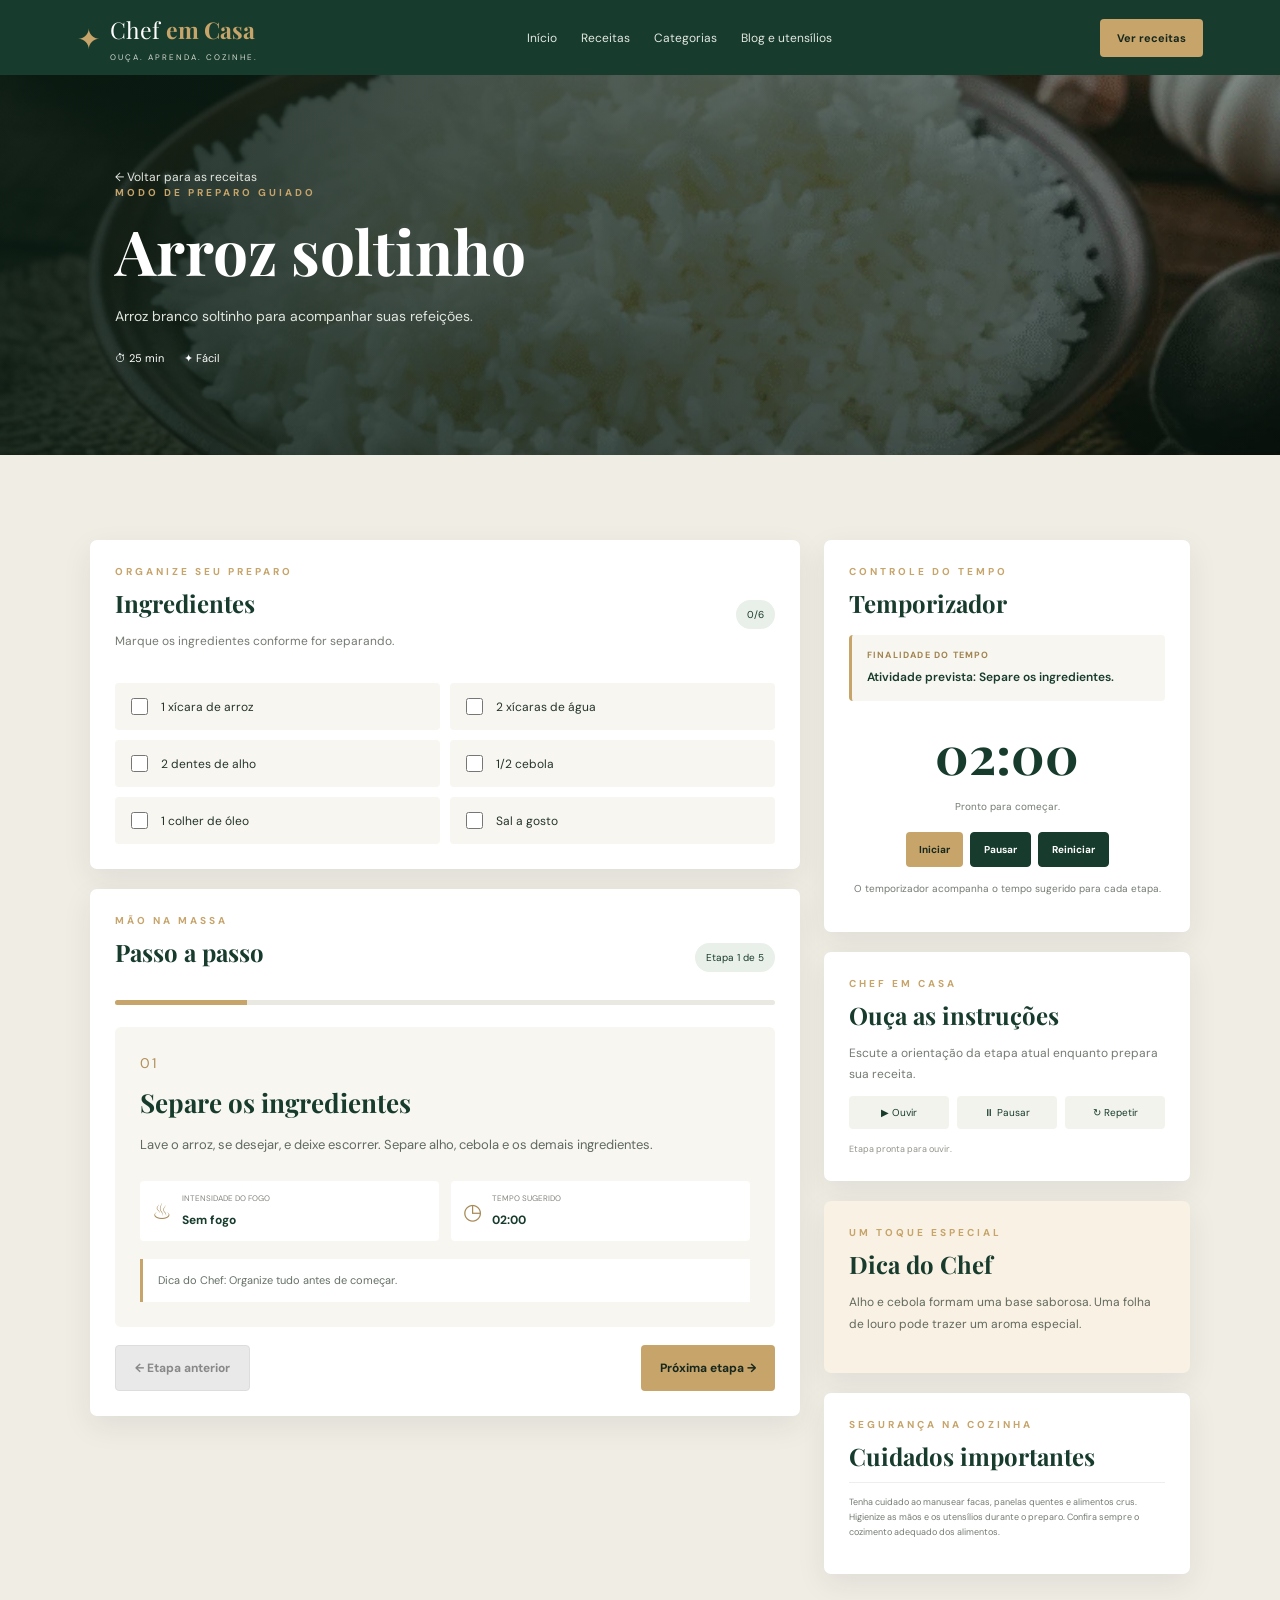
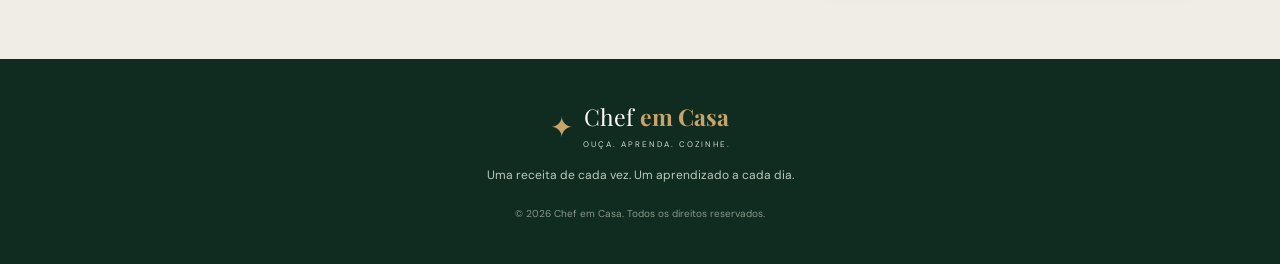
<file: receita.html>
<!DOCTYPE html>
<html lang="pt-BR">
<head>
  <meta charset="UTF-8">
  <meta name="viewport" content="width=device-width, initial-scale=1">
  <meta name="theme-color" content="#173b2c">
  <meta name="description" content="Aprenda a preparar receitas com instruções passo a passo, narração e temporizador.">
  <title>Receita — Chef em Casa</title>

  <link rel="preconnect" href="https://fonts.googleapis.com">
  <link rel="preconnect" href="https://fonts.gstatic.com" crossorigin>
  <link href="https://fonts.googleapis.com/css2?family=DM+Sans:wght@400;500;600;700&family=Playfair+Display:wght@600;700;800&display=swap" rel="stylesheet">

  <link rel="stylesheet" href="style.css">
</head>

<body class="recipe-page">

<header class="site-header">
  <a class="brand" href="index.html">
    <span class="brand-icon">✦</span>
    <span>Chef <b>em Casa</b>
      <small>OUÇA. APRENDA. COZINHE.</small>
    </span>
  </a>

  <button class="menu-toggle" id="menuToggle" aria-label="Abrir menu">☰</button>

  <nav class="main-nav" id="mainNav">
    <a href="index.html#inicio">Início</a>
    <a href="index.html#receitas">Receitas</a>
    <a href="index.html#categorias">Categorias</a>
    <a href="index.html#blog">Blog e utensílios</a>
  </nav>

  <a class="header-button" href="index.html#receitas">Ver receitas</a>
</header>

<main>

  <section class="recipe-detail-hero" id="detailHero">
    <div class="detail-hero-overlay"></div>

    <div class="detail-hero-content">
      <a class="back-home" href="index.html#receitas">← Voltar para as receitas</a>

      <span class="eyebrow">MODO DE PREPARO GUIADO</span>

      <h1 id="recipeTitle">Carregando receita...</h1>

      <p id="recipeDescription">
        Prepare sua receita com orientações simples e práticas.
      </p>

      <div class="detail-meta">
        <span id="recipeTime">⏱ --</span>
        <span id="recipeDifficulty">✦ --</span>
      </div>
    </div>
  </section>

  <section class="recipe-workspace section-padding">

    <div class="recipe-main-column">

      <article class="detail-panel">
        <div class="panel-heading">
          <div>
            <span class="eyebrow">ORGANIZE SEU PREPARO</span>
            <h2>Ingredientes</h2>
            <p class="panel-description">
              Marque os ingredientes conforme for separando.
            </p>
          </div>

          <span class="ingredient-count" id="ingredientProgress">0/0</span>
        </div>

        <div class="ingredients-list" id="ingredientsList"></div>
      </article>

      <article class="detail-panel">
        <span class="eyebrow">MÃO NA MASSA</span>

        <div class="panel-heading">
          <h2>Passo a passo</h2>
          <span class="step-counter" id="stepCounter">Etapa 1</span>
        </div>

        <div class="step-progress-track">
          <div id="stepProgressBar"></div>
        </div>

        <div class="step-card">
          <span class="step-number" id="stepNumber">01</span>

          <h3 id="stepTitle">Preparando...</h3>

          <p id="stepDescription">
            As instruções aparecerão aqui.
          </p>

          <div class="step-guidance">
            <div>
              <span>♨</span>
              <div>
                <small>INTENSIDADE DO FOGO</small>
                <strong id="stepFire">--</strong>
              </div>
            </div>

            <div>
              <span>◷</span>
              <div>
                <small>TEMPO SUGERIDO</small>
                <strong id="stepTime">00:00</strong>
              </div>
            </div>
          </div>

          <div class="step-tip" id="stepTip">
            Dica do Chef.
          </div>
        </div>

        <div class="step-navigation">
          <button class="button button-outline" id="previousStep" type="button">
            ← Etapa anterior
          </button>

          <button class="button button-gold" id="nextStep" type="button">
            Próxima etapa →
          </button>
        </div>
      </article>

    </div>

    <aside class="recipe-side-column">

      <article class="detail-panel timer-panel">
       <span class="eyebrow">CONTROLE DO TEMPO</span>
<h2>Temporizador</h2>

<div class="timer-purpose">
  <small>FINALIDADE DO TEMPO</small>
  <p id="timerPurpose">
    Tempo destinado à execução da etapa atual.
  </p>
</div>

<div class="timer-display" id="timerDisplay">00:00</div>

        <p id="timerStatus">Pronto para começar.</p>

        <div class="timer-controls">
          <button class="button button-gold" id="timerStart" type="button">
            Iniciar
          </button>

          <button class="button button-outline" id="timerPause" type="button">
            Pausar
          </button>

          <button class="button button-outline" id="timerReset" type="button">
            Reiniciar
          </button>
        </div>

        <p class="audio-note">
          O temporizador acompanha o tempo sugerido para cada etapa.
        </p>
      </article>

      <article class="detail-panel">
        <span class="eyebrow">CHEF EM CASA</span>
        <h2>Ouça as instruções</h2>

        <p class="panel-description">
          Escute a orientação da etapa atual enquanto prepara sua receita.
        </p>

        <div class="audio-controls">
          <button id="speakButton" type="button">
            ▶ Ouvir
          </button>

          <button id="pauseAudioButton" type="button">
            ⏸ Pausar
          </button>

          <button id="repeatButton" type="button">
            ↻ Repetir
          </button>
        </div>

        <span class="audio-note" id="audioStatus">
          Etapa pronta para ouvir.
        </span>
      </article>

      <article class="detail-panel seasoning-panel">
        <span class="eyebrow">UM TOQUE ESPECIAL</span>
        <h2>Dica do Chef</h2>

        <p id="seasoningTip">
          Uma dica especial para deixar sua receita ainda mais saborosa.
        </p>
      </article>

      <article class="detail-panel">
        <span class="eyebrow">SEGURANÇA NA COZINHA</span>
        <h2>Cuidados importantes</h2>

        <p class="safety-note">
          Tenha cuidado ao manusear facas, panelas quentes e alimentos crus.
          Higienize as mãos e os utensílios durante o preparo. Confira sempre
          o cozimento adequado dos alimentos.
        </p>
      </article>

    </aside>

  </section>

</main>

<footer class="site-footer">
  <a class="brand footer-brand" href="index.html">
    <span class="brand-icon">✦</span>
    <span>Chef <b>em Casa</b>
      <small>OUÇA. APRENDA. COZINHE.</small>
    </span>
  </a>

  <p>Uma receita de cada vez. Um aprendizado a cada dia.</p>

  <span>© 2026 Chef em Casa. Todos os direitos reservados.</span>
</footer>

<script src="script.js"></script>

</body>
  </html>
</file>
<file: style.css>
:root {
  --green:#173b2c;
  --green-light:#285640;
  --green-soft:#e9efe9;
  --cream:#f7f4ed;
  --gold:#c6a46a;
  --text:#25342b;
  --muted:#747b72;
  --serif:"Playfair Display",Georgia,serif;
  --sans:"DM Sans",Arial,sans-serif;
  --shadow:0 10px 30px rgba(25,43,31,.08);
}
*{box-sizing:border-box}
html{scroll-behavior:smooth;scroll-padding-top:85px}
body{margin:0;background:var(--cream);color:var(--text);font-family:var(--sans)}
a{color:inherit;text-decoration:none}
button{font:inherit;cursor:pointer}
img{display:block;width:100%;object-fit:cover}

.site-header{
  min-height:75px;padding:0 6%;display:flex;align-items:center;
  justify-content:space-between;gap:20px;background:var(--green);
  color:white;position:sticky;top:0;z-index:100;
}
.brand{display:inline-flex;align-items:center;gap:10px;font:23px var(--serif);white-space:nowrap}
.brand-icon{color:var(--gold);font-size:28px}
.brand b{color:var(--gold)}
.brand small{display:block;font:8px var(--sans);letter-spacing:2px;margin-top:7px;color:#d4d9d2}
.main-nav{display:flex;gap:24px}
.main-nav a{font-size:12px;color:#e2e8e2}
.main-nav a:hover{color:var(--gold)}
.header-button{background:var(--gold);color:#17271d;padding:12px 17px;border-radius:4px;font-size:11px;font-weight:700}
.menu-toggle{display:none;background:none;border:0;color:white;font-size:25px}

.hero{
  min-height:620px;position:relative;display:flex;align-items:center;
  padding:80px 9%;color:white;
  background:url("https://images.unsplash.com/photo-1556911220-e15b29be8c8f?auto=format&fit=crop&w=2000&q=90") center/cover no-repeat;
}
.hero-overlay,.photo-feature-overlay{position:absolute;inset:0;background:linear-gradient(90deg,rgba(13,31,22,.92),rgba(13,31,22,.58),rgba(13,31,22,.12))}
.hero-content{max-width:650px;position:relative;z-index:1}
.eyebrow{display:block;color:var(--gold);font-size:10px;font-weight:700;letter-spacing:3px;margin-bottom:17px}
.hero h1{font:700 clamp(42px,6vw,72px)/1.12 var(--serif);margin:0 0 20px}
.hero h1 em{color:var(--gold);font-style:normal}
.hero-content>p{max-width:520px;color:#e0e5df;line-height:1.85;font-size:14px}
.hero-actions{display:flex;flex-wrap:wrap;gap:12px;margin-top:30px}
.button{border:0;border-radius:4px;padding:14px 19px;display:inline-flex;align-items:center;justify-content:center;font-weight:700;font-size:12px}
.button-gold{background:var(--gold);color:#17271d}
.button-outline{border:1px solid white;color:white}
.button-green{background:var(--green);color:white}
.hero-note{margin-top:30px;font-size:11px;color:#d6ded5}

.section-padding{padding:85px 7%}
.section-heading{text-align:center;max-width:720px;margin:0 auto 38px}
.section-heading h2,.tips-content h2,.extras-copy h2{font:700 clamp(30px,4vw,43px)/1.2 var(--serif);color:var(--green);margin:0 0 13px}
.section-heading>p,.tips-content>p,.extras-copy>p{color:var(--muted);font-size:13px;line-height:1.8}
.dark-eyebrow{color:#9b7a42}
.intro-section{background:var(--cream)}
.benefit-grid{display:grid;grid-template-columns:repeat(4,1fr);gap:17px}
.benefit-card{background:white;border:1px solid #eee9df;padding:25px 20px;border-radius:7px}
.benefit-icon{font-size:25px}
.benefit-card h3{font:700 19px var(--serif);color:var(--green)}
.benefit-card p{font-size:12px;line-height:1.8;color:var(--muted)}

.photo-feature{
  min-height:490px;position:relative;display:flex;align-items:center;padding:70px 9%;
  color:white;background:url("https://images.unsplash.com/photo-1498837167922-ddd27525d352?auto=format&fit=crop&w=2000&q=90") center/cover fixed;
}
.photo-feature-content{position:relative;z-index:1;max-width:550px}
.photo-feature h2{font:700 clamp(36px,5vw,55px)/1.15 var(--serif);margin:0 0 15px}
.photo-feature p{font-size:14px;line-height:1.8;color:#e1e6df}
.text-link{display:inline-block;color:var(--gold);font-size:13px;font-weight:700;margin-top:15px}

.recipes-section{background:#f0ede5}
.heading-row{max-width:none;display:flex;align-items:end;justify-content:space-between;text-align:left}
.heading-row>div:first-child{max-width:680px}
.heading-row h2{font-size:clamp(28px,4vw,40px)}
.carousel-arrows{display:flex;gap:8px;margin-bottom:10px}
.carousel-arrows button{width:42px;height:42px;border:1px solid #d6d1c6;background:transparent;color:var(--green);border-radius:50%;font-size:19px}
.carousel-arrows button:hover{background:var(--green);color:white}

.recipe-filters{display:flex;flex-wrap:wrap;gap:8px;margin-bottom:20px}
.filter-button{background:transparent;border:1px solid #d8d3c8;border-radius:30px;padding:9px 15px;color:#626b61;font-size:11px}
.filter-button.active{background:var(--green);color:white;border-color:var(--green)}

.recipe-grid{
  display:flex;
  flex-wrap:nowrap;
  gap:14px 16px;
  overflow-x:auto;
  scroll-snap-type:x mandatory;
  scroll-behavior:smooth;
  -webkit-overflow-scrolling:touch;
  scrollbar-width:none;
  padding:4px 2px 12px;
}
  
.recipe-grid::-webkit-scrollbar{display:none}
.recipe-card{
  min-width:0;
  min-height:0;
  display:grid;
  grid-template-columns:42% 1fr;
  background:white;
  border-radius:7px;
  overflow:hidden;
  box-shadow:var(--shadow);
  scroll-snap-align:start;
}
.recipe-card[hidden]{display:none}
.recipe-card img{width:100%;height:100%;min-height:130px;object-fit:cover}
.recipe-card-content{padding:14px;display:flex;flex-direction:column;justify-content:center;min-width:0}
.recipe-tag{color:#9b7a42;font-size:9px;font-weight:700;letter-spacing:1px}
.recipe-card h3{font:700 clamp(15px,1.8vw,20px) var(--serif);color:var(--green);margin:7px 0}
.recipe-card p{font-size:11px;color:var(--muted);line-height:1.55;margin:0}
.recipe-meta{font-size:9px;color:#a1875b;font-weight:700;letter-spacing:1px}
.recipe-link{font-size:11px;font-weight:700;color:var(--green);margin-top:10px}
.recipe-dots{display:flex;justify-content:center;gap:9px;margin-top:17px}
.recipe-dot{width:31px;height:31px;border:1px solid #c9c2b5;background:transparent;color:var(--green);border-radius:50%;font-size:11px}
.recipe-dot.active{background:var(--green);color:white;border-color:var(--green)}
.carousel-hint{text-align:center;font-size:10px;color:#8a8b80;margin-top:13px}

.categories-section{background:var(--cream)}
.category-grid{display:grid;grid-template-columns:repeat(3,1fr);gap:16px}
.category-card{min-height:260px;padding:23px;display:flex;flex-direction:column;justify-content:end;color:white;position:relative;border-radius:5px;overflow:hidden;background-size:cover;background-position:center}
.category-card:before{content:"";position:absolute;inset:0;background:linear-gradient(0deg,rgba(13,32,22,.88),rgba(13,32,22,.05))}
.category-card>*{position:relative}
.category-card>span{color:var(--gold);font-size:11px}
.category-card h3{font:700 23px var(--serif);margin:10px 0 5px}
.category-card p{font-size:12px;color:#e2e5df;margin:0}
.category-one{background-image:url("https://images.unsplash.com/photo-1547592180-85f173990554?auto=format&fit=crop&w=900&q=85")}
.category-two{background-image:url("https://images.unsplash.com/photo-1551183053-bf91a1d81141?auto=format&fit=crop&w=900&q=85")}
.category-three{background-image:url("https://images.unsplash.com/photo-1596040033229-a9821ebd058d?auto=format&fit=crop&w=900&q=85")}

.tips-section{display:grid;grid-template-columns:1fr 1fr;background:#e9e5da}
.tips-image{min-height:420px;background:url("https://images.unsplash.com/photo-1556911220-bff31c812dba?auto=format&fit=crop&w=1200&q=85") center/cover}
.tips-content{padding:70px 12%;align-self:center}
.tips-content .button{margin-top:15px}

.blog-section{background:#f0ede5}
.blog-grid{display:grid;grid-template-columns:repeat(3,1fr);gap:18px}
.blog-card{background:white;border-radius:6px;overflow:hidden;box-shadow:var(--shadow)}
.blog-card img{height:190px;object-fit:cover}
.blog-card>div{padding:20px}
.blog-card h3{font:700 20px var(--serif);color:var(--green);margin:9px 0}
.blog-card p{color:var(--muted);font-size:12px;line-height:1.7}

.products-section{background:#fff}
.product-grid{display:grid;grid-template-columns:repeat(4,1fr);gap:17px}
.product-card{border:1px solid #eee9df;border-radius:7px;overflow:hidden;background:#fff;box-shadow:var(--shadow)}
.product-card img{height:170px;object-fit:cover}
.product-content{padding:17px}
.product-category{font-size:9px;letter-spacing:1.5px;color:#a1875b;font-weight:700}
.product-card h3{font:700 18px var(--serif);color:var(--green);margin:8px 0}
.product-card p{font-size:11px;color:var(--muted);line-height:1.6;min-height:52px}
.product-link{display:inline-block;color:var(--green);font-size:11px;font-weight:700;margin-top:9px;border-bottom:1px solid var(--gold);padding-bottom:4px}
.affiliate-note{font-size:10px;color:#85877e;line-height:1.7;margin-top:30px}

.extras-section{display:grid;grid-template-columns:1fr 1fr;gap:40px;align-items:center;background:var(--green);color:white}
.extras-copy h2{color:white}
.extras-copy p{color:#d8e0d8}
.extras-photo{min-height:300px;background:url("https://images.unsplash.com/photo-1544787219-7f47ccb76574?auto=format&fit=crop&w=1200&q=85") center/cover;border-radius:5px}

.site-footer{padding:42px 7%;background:#102b20;color:#d4ddd5;text-align:center}
.footer-brand{color:white}
.site-footer p{font-size:12px;color:#bdc9bd;margin:18px 0}
.site-footer>span{font-size:10px;color:#87988a}

/* Página de detalhes da receita */
.recipe-page{background:#f0ede5}
.back-home{font-size:12px;color:#e6e8e1}
.recipe-detail-hero{min-height:380px;position:relative;display:flex;align-items:center;padding:60px 9%;color:white;background:center/cover no-repeat}
.detail-hero-overlay{position:absolute;inset:0;background:linear-gradient(90deg,rgba(10,28,19,.9),rgba(10,28,19,.5))}
.detail-hero-content{position:relative;z-index:1;max-width:700px}
.detail-hero-content h1{font:700 clamp(40px,6vw,62px)/1.12 var(--serif);margin:0 0 18px}
.detail-hero-content>p{color:#e0e5de;line-height:1.8;font-size:14px}
.detail-meta{display:flex;gap:20px;margin-top:22px;font-size:11px}
.recipe-workspace{display:grid;grid-template-columns:minmax(0,1.55fr) minmax(280px,.8fr);gap:24px;align-items:start}
.recipe-main-column,.recipe-side-column{display:grid;gap:20px}
.detail-panel{background:white;border-radius:7px;padding:25px;box-shadow:var(--shadow)}
.panel-heading{display:flex;justify-content:space-between;gap:15px;align-items:center}
.panel-heading h2,.detail-panel h2{font:700 24px var(--serif);color:var(--green);margin:0 0 10px}
.panel-heading .eyebrow,.detail-panel>.eyebrow{margin-bottom:9px}
.ingredient-count,.step-counter{color:var(--green);background:var(--green-soft);padding:8px 11px;border-radius:20px;font-size:10px}
.panel-description,.detail-panel>p{font-size:12px;color:var(--muted);line-height:1.7}
.ingredients-list{display:grid;grid-template-columns:1fr 1fr;gap:10px;margin-top:20px}
.ingredient-item{display:flex;align-items:center;gap:10px;background:#f7f6f1;padding:12px;border-radius:4px;font-size:12px}
.ingredient-item input{accent-color:var(--green);width:17px;height:17px}
.ingredient-item.checked span{text-decoration:line-through;opacity:.55}
.step-progress-track{height:5px;background:#e9e9e2;border-radius:10px;margin:22px 0;overflow:hidden}
.step-progress-track div{height:100%;width:0;background:var(--gold);transition:width .3s}
.step-card{background:#f7f6f1;padding:25px;border-radius:6px}
.step-number{color:#b18f57;font-size:14px;letter-spacing:2px}
.step-card h3{font:700 26px var(--serif);color:var(--green);margin:12px 0}
.step-card>p{color:#5f695f;font-size:13px;line-height:1.9}
.step-guidance{display:grid;grid-template-columns:1fr 1fr;gap:12px;margin-top:23px}
.step-guidance>div{display:flex;align-items:center;gap:10px;background:white;padding:12px;border-radius:4px}
.step-guidance>div>span{font-size:22px;color:#a78a58}
.step-guidance small{display:block;font-size:8px;color:#85877e;margin-bottom:5px}
.step-guidance strong{color:var(--green);font-size:12px}
.step-tip{border-left:3px solid var(--gold);padding:12px 15px;margin-top:18px;color:#657066;font-size:11px;line-height:1.7;background:#fff}
.step-navigation{display:flex;justify-content:space-between;gap:10px;margin-top:18px}
.audio-controls{display:flex;gap:8px;margin-top:10px}
.audio-controls button{flex:1;padding:10px 5px;background:#f3f3ee;border:0;border-radius:4px;font-size:10px;color:var(--green)}
.audio-note{display:block;color:#92948a;font-size:9px;line-height:1.6;margin-top:13px}
.timer-display{text-align:center;font:700 52px var(--serif);color:var(--green);margin:18px 0 3px}
.timer-panel>p{text-align:center;font-size:10px}
.timer-controls{display:flex;flex-wrap:wrap;justify-content:center;gap:7px;margin-top:17px}
.timer-controls .button{padding:10px 13px;font-size:10px}
.fire-level{display:flex;gap:12px;margin:17px 0;align-items:start}
.fire-dot{flex:0 0 11px;height:11px;border-radius:50%;margin-top:4px}
.fire-dot.low{background:#64a77b}.fire-dot.medium{background:#d4a64d}.fire-dot.high{background:#c96a4d}
.fire-level strong{font-size:12px;color:var(--green)}
.fire-level p{font-size:10px;color:var(--muted);line-height:1.6;margin:4px 0 0}
.safety-note{padding-top:12px;border-top:1px solid #eee;font-size:9px!important}
.seasoning-panel{background:#f8f1e4}
.seasoning-panel p{color:#62695d;font-size:12px;line-height:1.8}

@media(max-width:1000px){
  .main-nav{gap:13px}
  .main-nav a{font-size:11px}
  .header-button{display:none}
  .benefit-grid{grid-template-columns:repeat(2,1fr)}
  .product-grid{grid-template-columns:repeat(2,1fr)}
  .recipe-workspace{grid-template-columns:1fr}
  .recipe-side-column{grid-template-columns:repeat(2,1fr)}
}
@media(max-width:700px){
  .site-header{min-height:68px;padding:0 5%}
  .brand{font-size:20px}
  .menu-toggle{display:block}
  .main-nav{display:none;position:absolute;top:68px;left:0;right:0;background:var(--green);padding:12px 6% 20px;flex-direction:column;gap:0}
  .main-nav.open{display:flex}
  .main-nav a{padding:13px 0;border-bottom:1px solid rgba(255,255,255,.1);font-size:13px}
  .hero{min-height:560px;padding:65px 7%;background-position:58% center}
  .hero h1{font-size:43px}
  .section-padding{padding:65px 5%}
  .section-heading h2{font-size:31px}
  .benefit-grid{grid-template-columns:1fr 1fr;gap:10px}
  .benefit-card{padding:18px 14px}
  .benefit-card h3{font-size:17px}
  .benefit-card p{font-size:11px}
  .photo-feature{min-height:430px;padding:55px 7%;background-attachment:scroll}
  .photo-feature h2{font-size:38px}
  .heading-row{align-items:end;gap:10px}
  .heading-row h2{font-size:28px}
  .carousel-arrows button{width:35px;height:35px}
  .recipe-grid{gap:10px 10px}
  .recipe-card{grid-template-columns:38% 1fr;min-height:132px}
  .recipe-card img{min-height:132px}
  .recipe-card-content{padding:9px}
  .recipe-card h3{font-size:15px;margin:5px 0}
  .recipe-card p{font-size:10px;line-height:1.4}
  .recipe-link{font-size:10px;margin-top:6px}
  .recipe-tag{font-size:8px}
  .recipe-dot{width:29px;height:29px}
  .category-grid,.blog-grid{grid-template-columns:1fr}
  .category-card{min-height:220px}
  .tips-section,.extras-section{grid-template-columns:1fr;gap:0}
  .tips-image{min-height:260px}
  .tips-content{padding:45px 7%}
  .blog-card img{height:200px}
  .product-grid{grid-template-columns:repeat(2,minmax(0,1fr));gap:11px}
  .product-card img{height:125px}
  .product-content{padding:12px}
  .product-card h3{font-size:16px}
  .product-card p{font-size:10px;min-height:60px}
  .product-link{font-size:10px}
  .extras-copy{padding:5px 0 30px}
  .extras-photo{min-height:240px}
  .recipe-detail-hero{min-height:340px;padding:50px 7%}
  .detail-hero-content h1{font-size:40px}
  .recipe-workspace{padding:30px 5%}
  .detail-panel{padding:19px}
  .recipe-side-column{grid-template-columns:1fr}
  .ingredients-list{grid-template-columns:1fr}
  .step-guidance{grid-template-columns:1fr}
}
@media(max-width:380px){
  .hero h1{font-size:37px}
  .benefit-grid{grid-template-columns:1fr}
  .recipe-card{grid-template-columns:35% 1fr}
  .recipe-card p{font-size:9px}
  .step-navigation{flex-direction:column}
}
/* Fundo fotográfico da área de receitas */
#receitas {
  position: relative;
  isolation: isolate;
  background:
    linear-gradient(
      rgba(20, 28, 17, 0.48),
      rgba(20, 28, 17, 0.58)
    ),
    url("https://images.unsplash.com/photo-1596040033229-a9821ebd058d")
    center center / cover no-repeat;

  background-attachment: fixed;
  border-radius: 22px;
  padding: 35px 25px;
}

/* Mantém os cartões acima da fotografia */
#receitas .recipe-grid,
#receitas .recipe-slide,
#receitas h2,
#receitas p,
#receitas button {
  position: relative;
  z-index: 1;
}

/* Adaptação para celular */
@media (max-width: 768px) {
  #receitas {
    background-attachment: scroll;
    padding: 25px 15px;
  }
}
/* BOTÕES DOS FILTROS DE RECEITAS */
.filter-button {
  background: #f5eddf !important;
  color: #263c29 !important;
  border: 2px solid #d6c29b !important;
  border-radius: 25px !important;
  padding: 11px 20px !important;
  font-size: 14px !important;
  font-weight: 700 !important;
  opacity: 1 !important;
  cursor: pointer;
  transition: all 0.25s ease;
  box-shadow: 0 3px 10px rgba(0,0,0,0.18);
}

.filter-button:hover {
  background: #dfc48e !important;
  color: #203321 !important;
  transform: translateY(-2px);
}

/* FILTRO SELECIONADO */
.filter-button.active {
  background: #29452e !important;
  color: #fff4df !important;
  border-color: #d9b76b !important;
  box-shadow: 0 0 0 2px rgba(217,183,107,0.25);
}

/* SETAS DO CARROSSEL */
#recipePrev,
#recipeNext {
  background: #d9b76b !important;
  color: #243626 !important;
  border: 2px solid #f4e5c2 !important;
  border-radius: 50% !important;
  width: 46px !important;
  height: 46px !important;
  font-size: 23px !important;
  font-weight: bold !important;
  opacity: 1 !important;
  box-shadow: 0 4px 12px rgba(0,0,0,0.3);
  cursor: pointer;
  transition: all 0.25s ease;
}

#recipePrev:hover,
#recipeNext:hover {
  background: #fff1d3 !important;
  transform: scale(1.08);
}

/* BOTÕES NO CELULAR */
@media (max-width: 600px) {
  .filter-button {
    padding: 9px 14px !important;
    font-size: 13px !important;
  }

  #recipePrev,
  #recipeNext {
    width: 42px !important;
    height: 42px !important;
  }
}
/* DESTAQUE DO TÍTULO DA ÁREA DE RECEITAS */

#receitas h2 {
  color: #fff8e9 !important;
  font-size: clamp(27px, 4vw, 38px) !important;
  font-weight: 800 !important;
  line-height: 1.2;
  text-shadow: 0 3px 12px rgba(0, 0, 0, 0.85);
  margin-bottom: 12px;
}

/* TEXTOS DE APRESENTAÇÃO */
#receitas .section-subtitle,
#receitas .section-description,
#receitas .section-label {
  color: #fff0d2 !important;
  opacity: 1 !important;
  text-shadow: 0 2px 8px rgba(0, 0, 0, 0.9);
}

/* FRASE DE DESTAQUE */
#receitas .section-label {
  color: #e7c477 !important;
  font-weight: 800 !important;
  letter-spacing: 3px;
  font-size: 13px !important;
  text-transform: uppercase;
}

/* DESCRIÇÃO */
#receitas .section-subtitle,
#receitas .section-description {
  font-size: 16px !important;
  line-height: 1.7;
  font-weight: 500;
}

/* ACABAMENTO DO CABEÇALHO */
#receitas .section-header {
  margin-bottom: 25px;
}
/* DESTAQUE DA FRASE DE ORIENTAÇÃO */
#receitas .section-header p {
  color: #fff8e9 !important;
  opacity: 1 !important;
  font-size: 16px !important;
  font-weight: 700 !important;
  line-height: 1.7 !important;
  text-shadow: 0 2px 8px rgba(0, 0, 0, 1) !important;
  background: rgba(15, 25, 16, 0.72);
  border-left: 4px solid #dfbd72;
  border-radius: 5px;
  padding: 10px 14px;
  display: inline-block;
  box-shadow: 0 3px 12px rgba(0, 0, 0, 0.2);
}
/* FRASE DE ORIENTAÇÃO - RECEITAS */
#receitas .section-heading > div:first-child > p {
  display: inline-block !important;
  color: #ffffff !important;
  opacity: 1 !important;
  font-size: 16px !important;
  font-weight: 700 !important;
  line-height: 1.7 !important;

  background: rgba(12, 25, 15, 0.92) !important;
  border-left: 5px solid #e2bd70 !important;
  border-radius: 8px !important;

  padding: 12px 16px !important;
  margin-top: 12px !important;

  text-shadow: 0 2px 4px rgba(0, 0, 0, 0.8) !important;
  box-shadow: 0 5px 16px rgba(0, 0, 0, 0.35) !important;
}

/* AJUSTE PARA CELULAR */
@media (max-width: 600px) {
  #receitas .section-heading > div:first-child > p {
    font-size: 14px !important;
    padding: 11px 13px !important;
  }
}
/* PAGINACAO DO CARROSSEL: MOSTRA TODOS OS NUMEROS EM TELAS PEQUENAS */
.recipe-dots {
  width: 100%;
  max-width: 100%;
  box-sizing: border-box;
  display: flex;
  flex-wrap: wrap;
  justify-content: center;
  align-items: center;
  gap: 8px;
  padding: 0 6px;
  overflow: visible;
}
.recipe-dot {
  flex: 0 0 31px;
  width: 31px;
  height: 31px;
  min-width: 31px;
  padding: 0;
  display: inline-flex;
  align-items: center;
  justify-content: center;
}
@media (max-width: 600px) {
  .recipe-dots { gap: 7px; padding: 0 4px; }
  .recipe-dot {
    flex-basis: 29px;
    width: 29px;
    height: 29px;
    min-width: 29px;
  }
}

/* LINKS INDEPENDENTES DO CARTAO DE RECEITA */
.recipe-card > .recipe-card-image-link {
  display: block;
  grid-column: 1;
  grid-row: 1;
  min-width: 0;
  width: 100%;
  height: 100%;
  overflow: hidden;
}

.recipe-card > .recipe-card-image-link img {
  width: 100%;
  height: 100%;
  object-fit: cover;
}

.recipe-card > .recipe-card-content {
  grid-column: 2;
  grid-row: 1;
  min-width: 0;
  width: 100%;
}
/* FINALIDADE DO TEMPO NO TEMPORIZADOR */
.timer-purpose {
  background: #f7f6f1;
  border-left: 3px solid var(--gold);
  border-radius: 4px;
  padding: 14px 15px;
  margin: 16px 0 10px;
  text-align: left;
}

.timer-purpose small {
  display: block;
  color: #a18450;
  font-size: 9px;
  font-weight: 700;
  letter-spacing: 1.2px;
  margin-bottom: 7px;
}

.timer-purpose p {
  color: var(--green);
  font-size: 12px;
  font-weight: 600;
  line-height: 1.6;
  margin: 0;
}


/* CORREÇÃO DIRETA DOS BOTÕES DA RECEITA */

body.recipe-page #timerPause,
body.recipe-page #timerReset {
  background-color: #173b2c !important;
  color: #ffffff !important;
  border: 1px solid #173b2c !important;
  opacity: 1 !important;
}

body.recipe-page #previousStep:not(:disabled) {
  background-color: #173b2c !important;
  color: #ffffff !important;
  border: 1px solid #173b2c !important;
  opacity: 1 !important;
}

body.recipe-page #previousStep:disabled {
  background-color: #e9e9e9 !important;
  color: #888888 !important;
  border: 1px solid #dddddd !important;
  opacity: 1 !important;
}

/* BOTÃO ADICIONAR AO MEU CARDÁPIO */

.menu-add-button {
  display: block;
  width: 100%;
  margin-top: 10px;
  padding: 10px 8px;
  border: 1px solid #c9a65f;
  border-radius: 5px;
  background: #29452e;
  color: #fff8e9;
  font-size: 11px;
  font-weight: 700;
  cursor: pointer;
  transition: all 0.25s ease;
}

.menu-add-button:hover {
  background: #d9b76b;
  color: #203321;
  transform: translateY(-1px);
}

.menu-add-button.added {
  background: #e8efe5;
  color: #29452e;
  border-color: #9bb49b;
  cursor: default;
}

/* ==========================================
   MEU CARDÁPIO
========================================== */

.my-menu-section {
  background: #e9e5da;
}

.my-menu-panel {
  max-width: 850px;
  margin: 0 auto;
  padding: 28px;
  background: #fff;
  border: 1px solid #e5dfd2;
  border-radius: 10px;
  box-shadow: 0 8px 28px rgba(0,0,0,.08);
}

.my-menu-header {
  display: flex;
  align-items: center;
  justify-content: space-between;
  gap: 15px;
  padding-bottom: 20px;
  border-bottom: 1px solid #eee9df;
}

.my-menu-header h3 {
  margin: 0;
  color: #29452e;
  font: 700 24px Georgia, serif;
}

.my-menu-header p {
  margin: 7px 0 0;
  color: #85877e;
  font-size: 12px;
}

.my-menu-icon {
  color: #c5a15e;
  font-size: 32px;
}

.my-menu-empty {
  padding: 38px 15px;
  text-align: center;
}

.my-menu-empty > span {
  font-size: 42px;
}

.my-menu-empty h3 {
  color: #29452e;
  font: 700 22px Georgia, serif;
}

.my-menu-empty p {
  color: #777d73;
  font-size: 13px;
  line-height: 1.7;
}

.my-menu-empty .button {
  display: inline-block;
  margin-top: 12px;
  text-decoration: none;
}

.my-menu-list {
  display: grid;
  gap: 12px;
  margin-top: 18px;
}

.my-menu-item {
  display: flex;
  align-items: center;
  justify-content: space-between;
  gap: 15px;
  padding: 16px;
  background: #f7f6f1;
  border: 1px solid #eee9df;
  border-radius: 6px;
}

.my-menu-item-info h4 {
  margin: 0;
  color: #29452e;
  font-size: 15px;
}

.my-menu-item-info p {
  margin: 6px 0 0;
  color: #85877e;
  font-size: 11px;
}

.my-menu-remove {
  flex-shrink: 0;
  padding: 9px 13px;
  background: #fff;
  color: #934d3e;
  border: 1px solid #d9b6ac;
  border-radius: 5px;
  font-size: 11px;
  font-weight: 700;
  cursor: pointer;
}

.my-menu-remove:hover {
  background: #934d3e;
  color: white;
}

@media (max-width: 600px) {
  .my-menu-panel {
    padding: 18px 13px;
  }

  .my-menu-header h3 {
    font-size: 20px;
  }

  .my-menu-item {
    padding: 12px 9px;
  }

  .my-menu-item-info h4 {
    font-size: 13px;
  }

  .my-menu-remove {
    padding: 8px 9px;
    font-size: 10px;
  }
}

/* ==========================================
   REFINAMENTO DOS BOTÕES - MEU CARDÁPIO
========================================== */

.menu-add-button {
  display: block;
  width: 100%;
  margin-top: 12px;
  padding: 13px 15px;
  border: 1px solid #b99a5b;
  border-radius: 30px;
  background: linear-gradient(135deg, #29452e, #3d6242);
  color: #fffaf0;
  font-size: 13px;
  font-weight: 700;
  letter-spacing: 0.2px;
  cursor: pointer;
  box-shadow: 0 4px 10px rgba(41, 69, 46, 0.13);
  transition: all 0.25s ease;
}

.menu-add-button:hover {
  background: #d9b76b;
  color: #203321;
  border-color: #d9b76b;
  transform: translateY(-2px);
  box-shadow: 0 6px 14px rgba(41, 69, 46, 0.16);
}

.menu-add-button:active {
  transform: scale(0.98);
}

.menu-add-button.added {
  background: #eaf1e7;
  color: #34583a;
  border: 1px solid #b7cbb1;
  box-shadow: none;
  cursor: default;
}

/* BOTÃO REMOVER */

.my-menu-remove {
  flex-shrink: 0;
  padding: 10px 17px;
  border: 1px solid #e4c5bb;
  border-radius: 25px;
  background: #fff5f1;
  color: #985b4d;
  font-size: 12px;
  font-weight: 700;
  cursor: pointer;
  transition: all 0.25s ease;
}

.my-menu-remove:hover {
  background: #985b4d;
  border-color: #985b4d;
  color: #ffffff;
  transform: translateY(-1px);
}

.my-menu-remove:active {
  transform: scale(0.96);
}

.menu-add-button:focus-visible,
.my-menu-remove:focus-visible {
  outline: 3px solid #d9b76b;
  outline-offset: 3px;
}

/* AJUSTES PARA CELULAR */

@media (max-width: 600px) {
  .menu-add-button {
    padding: 12px 10px;
    font-size: 12px;
  }

  .my-menu-remove {
    padding: 9px 13px;
    font-size: 11px;
  }
}

/* ==========================================
   LISTA DE COMPRAS INTELIGENTE
========================================== */

.shopping-list-panel {
  margin-top: 30px;
  padding-top: 25px;
  border-top: 1px solid #e9e2d5;
}

.shopping-list-header {
  display: flex;
  align-items: center;
  justify-content: space-between;
  gap: 15px;
  margin-bottom: 20px;
}

.shopping-eyebrow {
  color: #b18e4f;
  font-size: 10px;
  font-weight: 700;
  letter-spacing: 1.5px;
}

.shopping-list-header h3 {
  margin: 7px 0 0;
  color: #29452e;
  font: 700 23px Georgia, serif;
}

.shopping-list-header p {
  margin: 6px 0 0;
  color: #85877e;
  font-size: 12px;
}

.shopping-list-icon {
  font-size: 30px;
}

.shopping-list {
  display: grid;
  gap: 10px;
}

.shopping-list-empty {
  padding: 25px 15px;
  text-align: center;
  background: #f7f6f1;
  border: 1px dashed #d9d0bf;
  border-radius: 10px;
}

.shopping-list-empty span {
  font-size: 30px;
}

.shopping-list-empty p {
  color: #777d73;
  font-size: 13px;
  line-height: 1.6;
}

.shopping-item {
  display: flex;
  align-items: center;
  gap: 12px;
  padding: 13px 15px;
  background: #f8f7f3;
  border: 1px solid #eee9df;
  border-radius: 9px;
  cursor: pointer;
  transition: background 0.2s ease;
}

.shopping-item input {
  width: 19px;
  height: 19px;
  accent-color: #34583a;
  flex-shrink: 0;
}

.shopping-item-info {
  display: grid;
  gap: 4px;
  min-width: 0;
}

.shopping-item-info strong {
  color: #29452e;
  font-size: 13px;
}

.shopping-item-info small {
  color: #85877e;
  font-size: 11px;
  line-height: 1.5;
}

.shopping-item.purchased {
  background: #edf3e9;
  opacity: 0.7;
}

.shopping-item.purchased strong {
  text-decoration: line-through;
  color: #788675;
}

@media (max-width: 600px) {
  .shopping-list-panel {
    margin-top: 24px;
  }

  .shopping-list-header h3 {
    font-size: 20px;
  }

  .shopping-item {
    padding: 12px 10px;
  }
}
</file>
